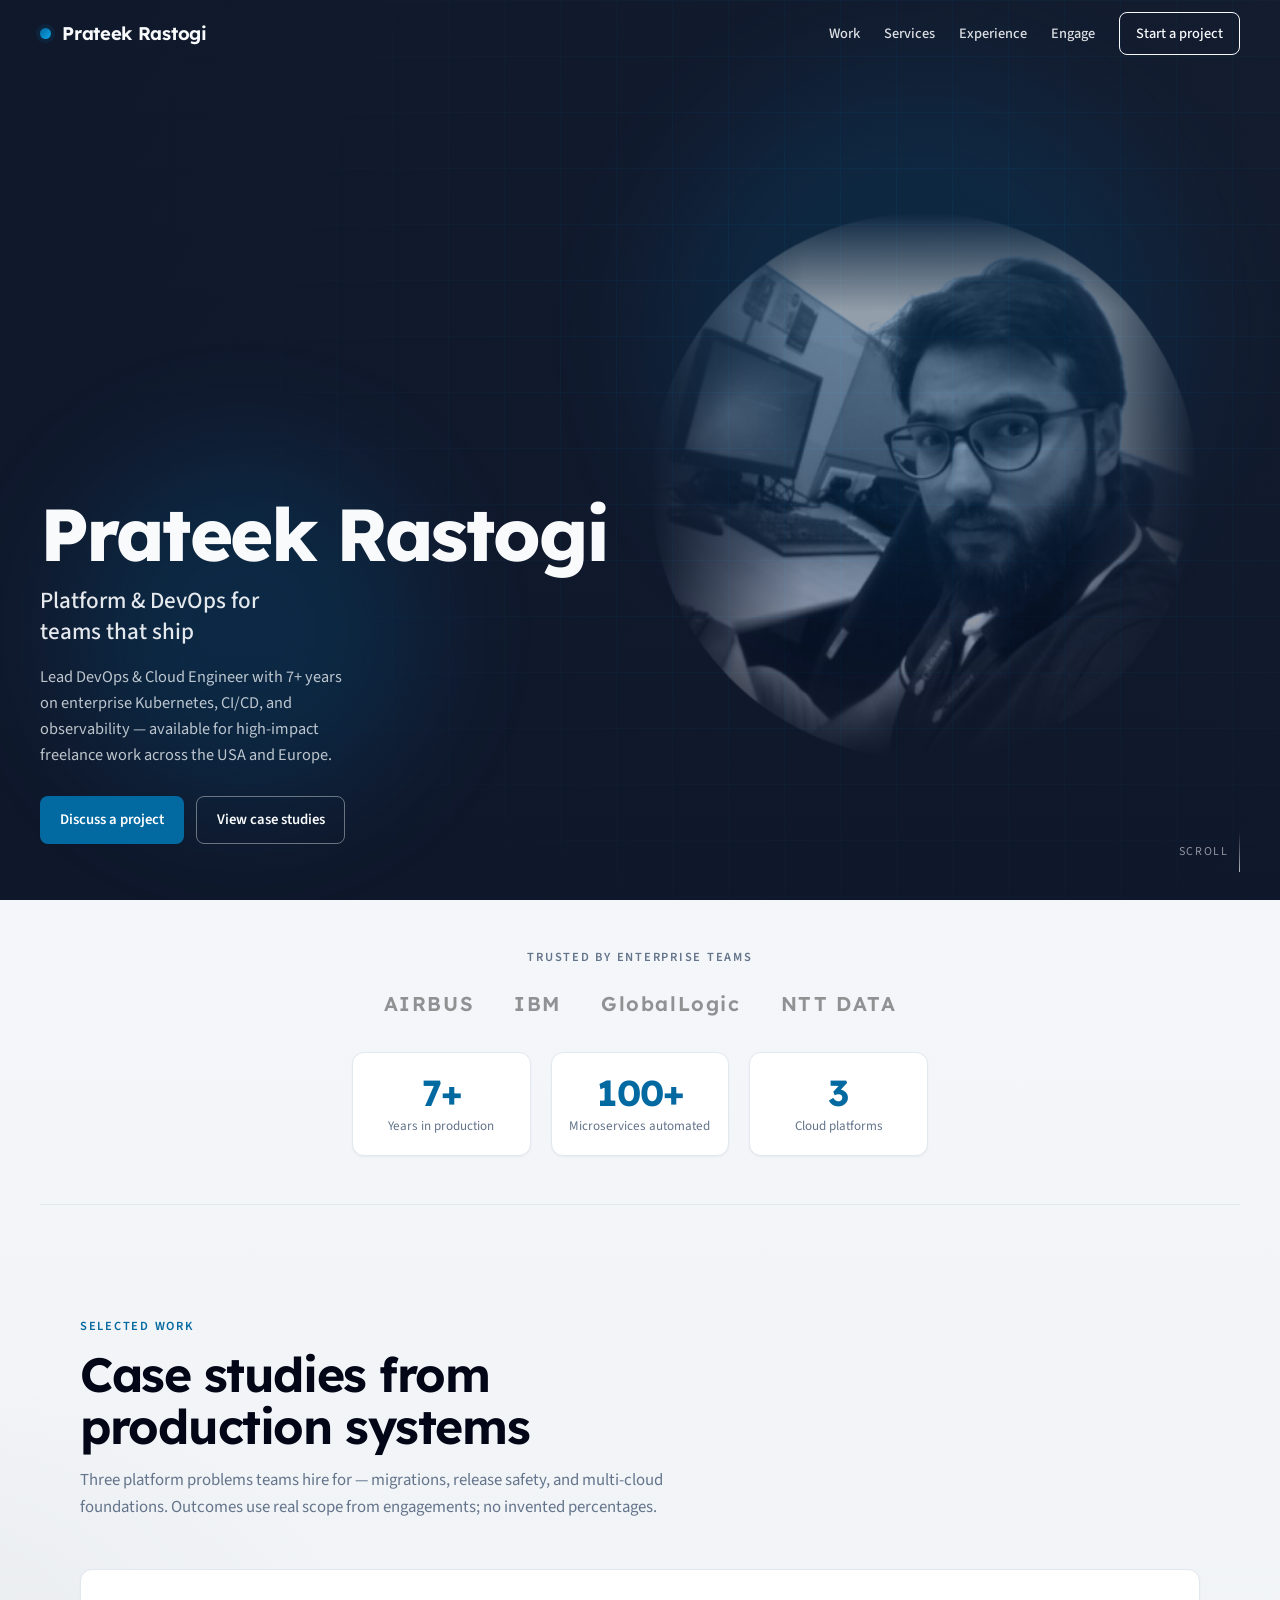
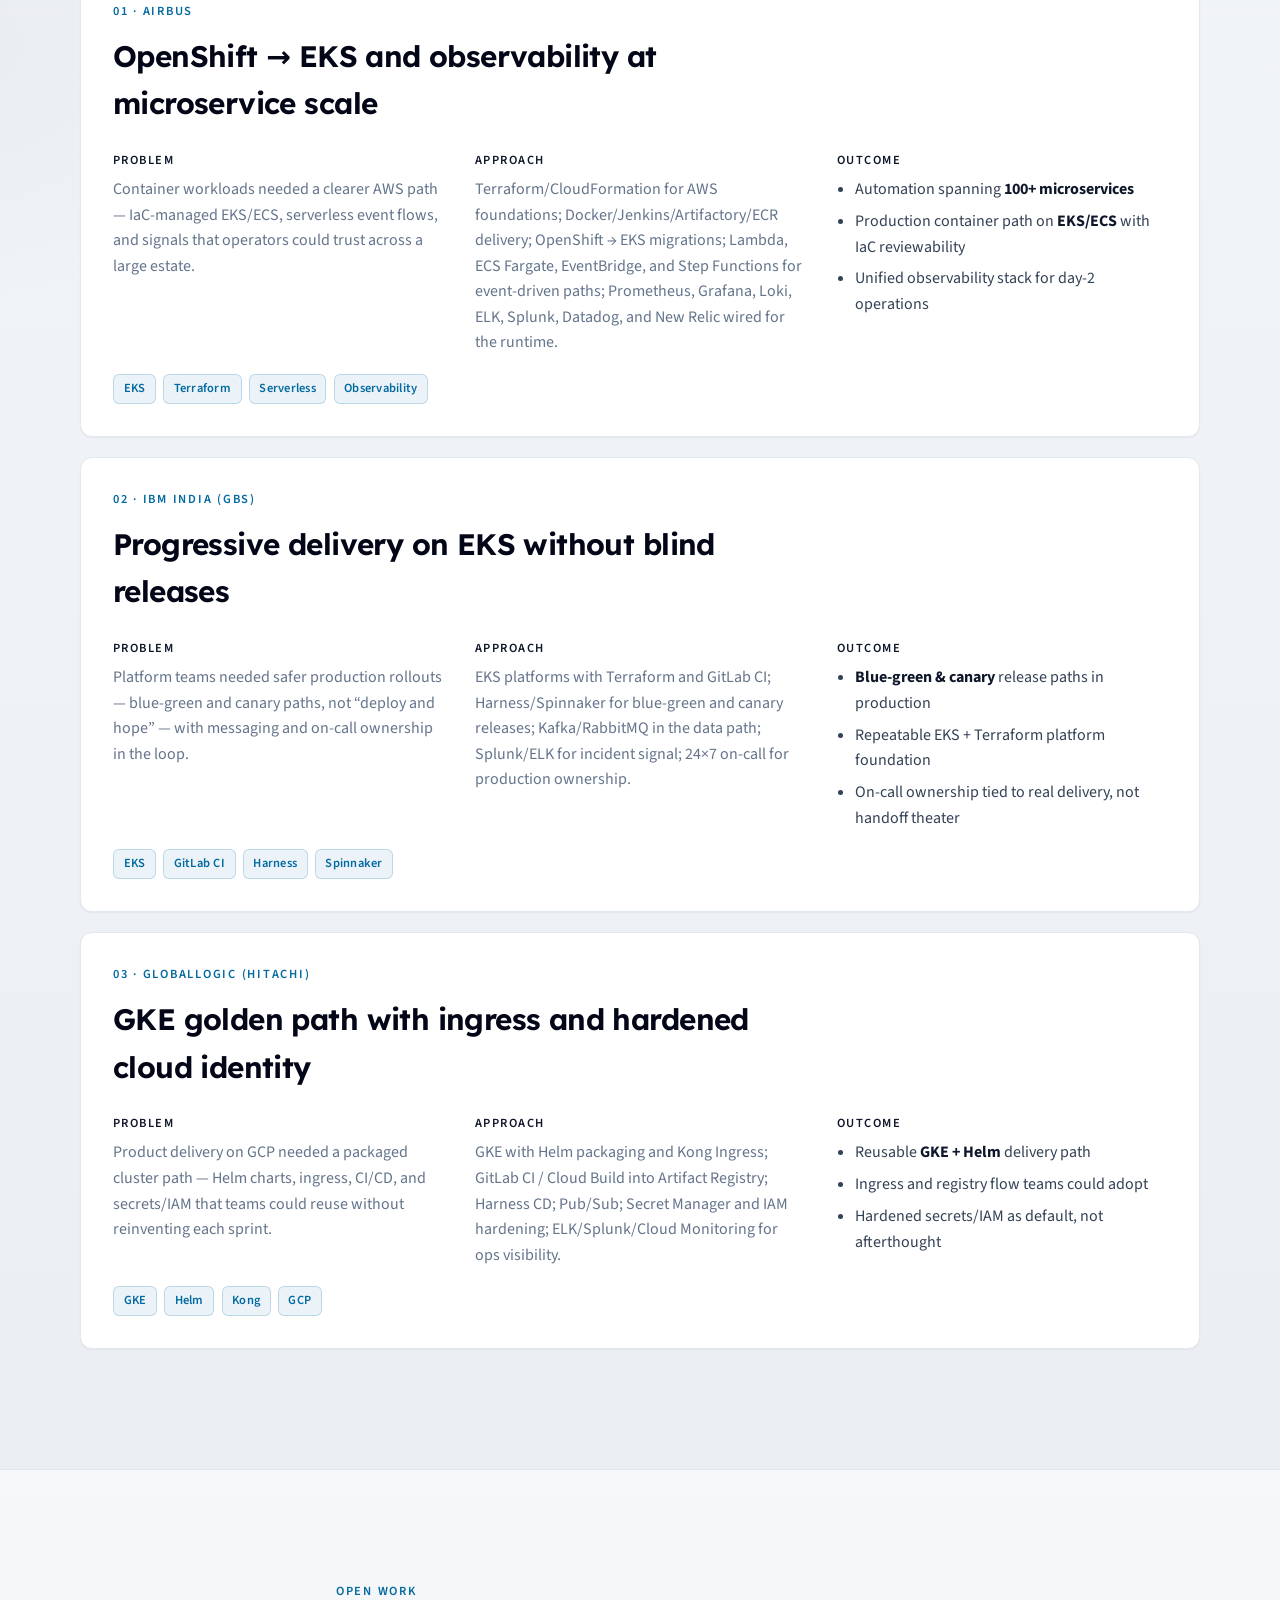
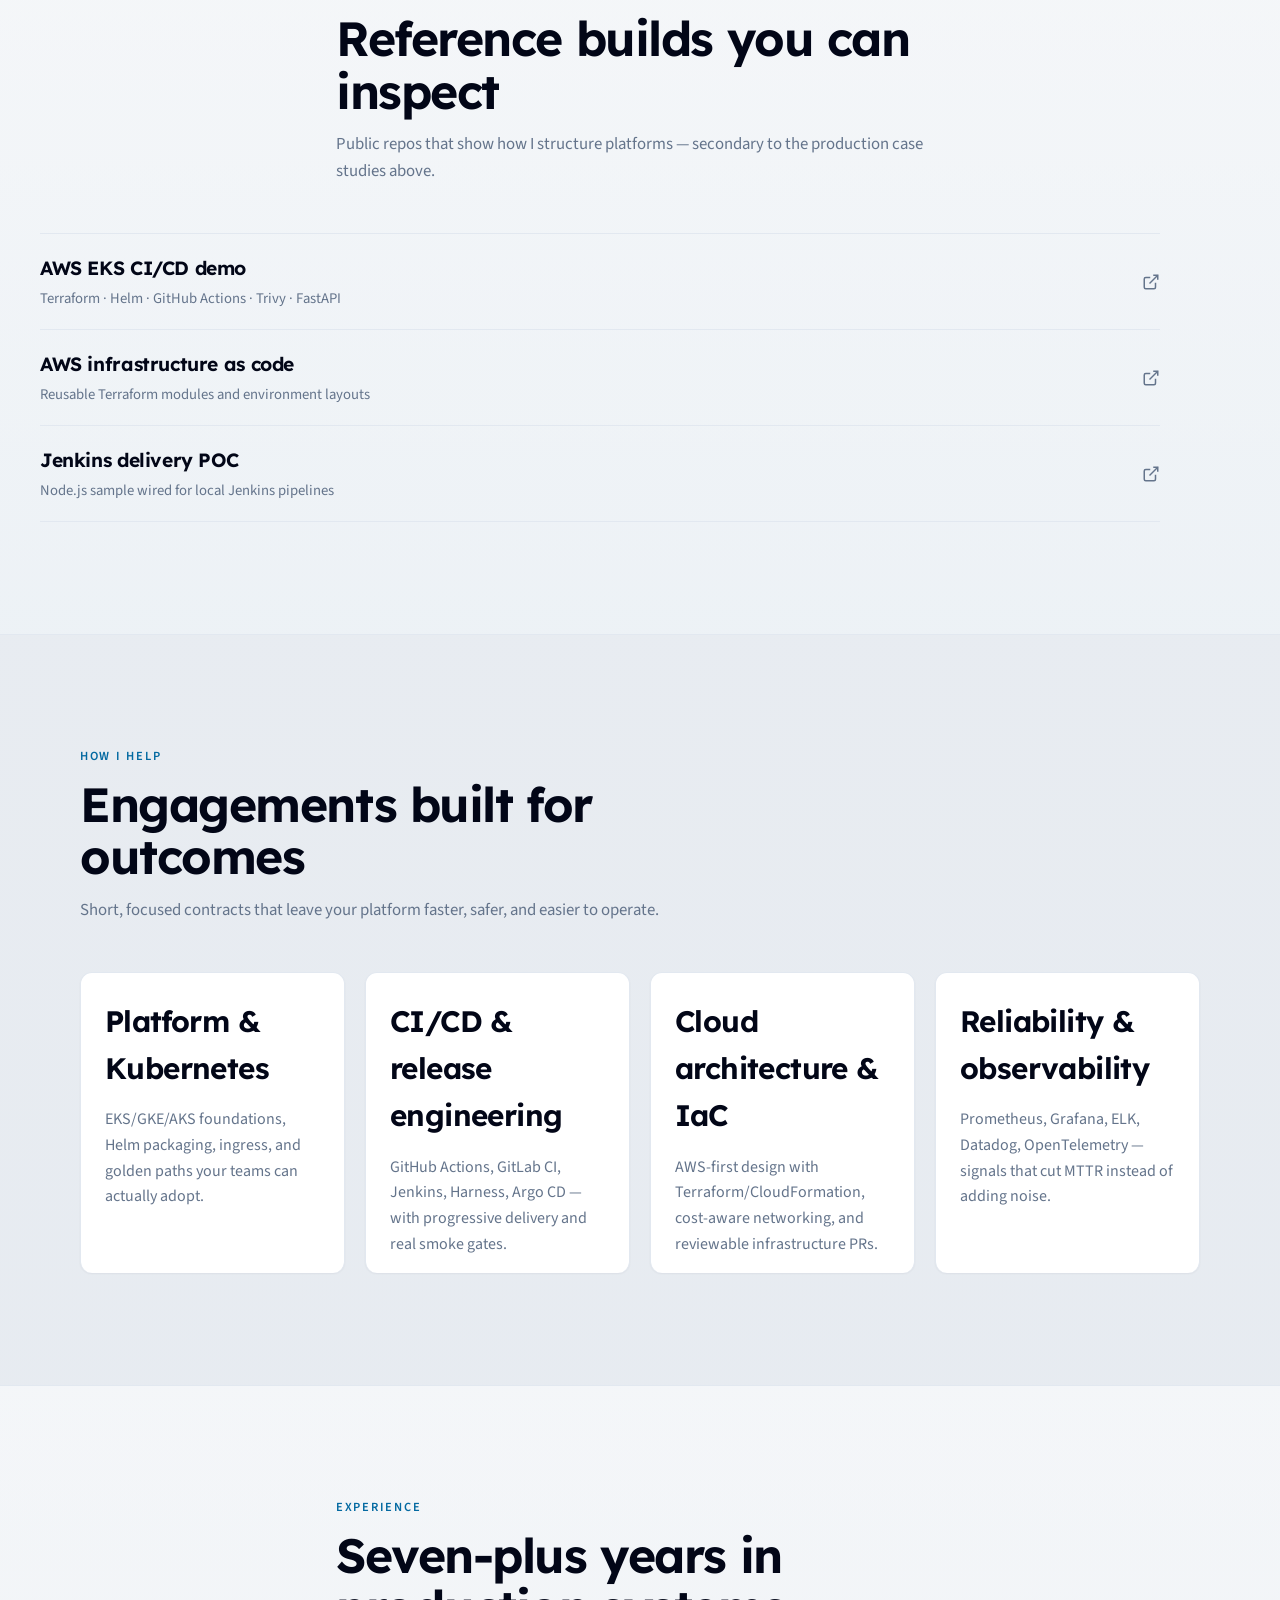
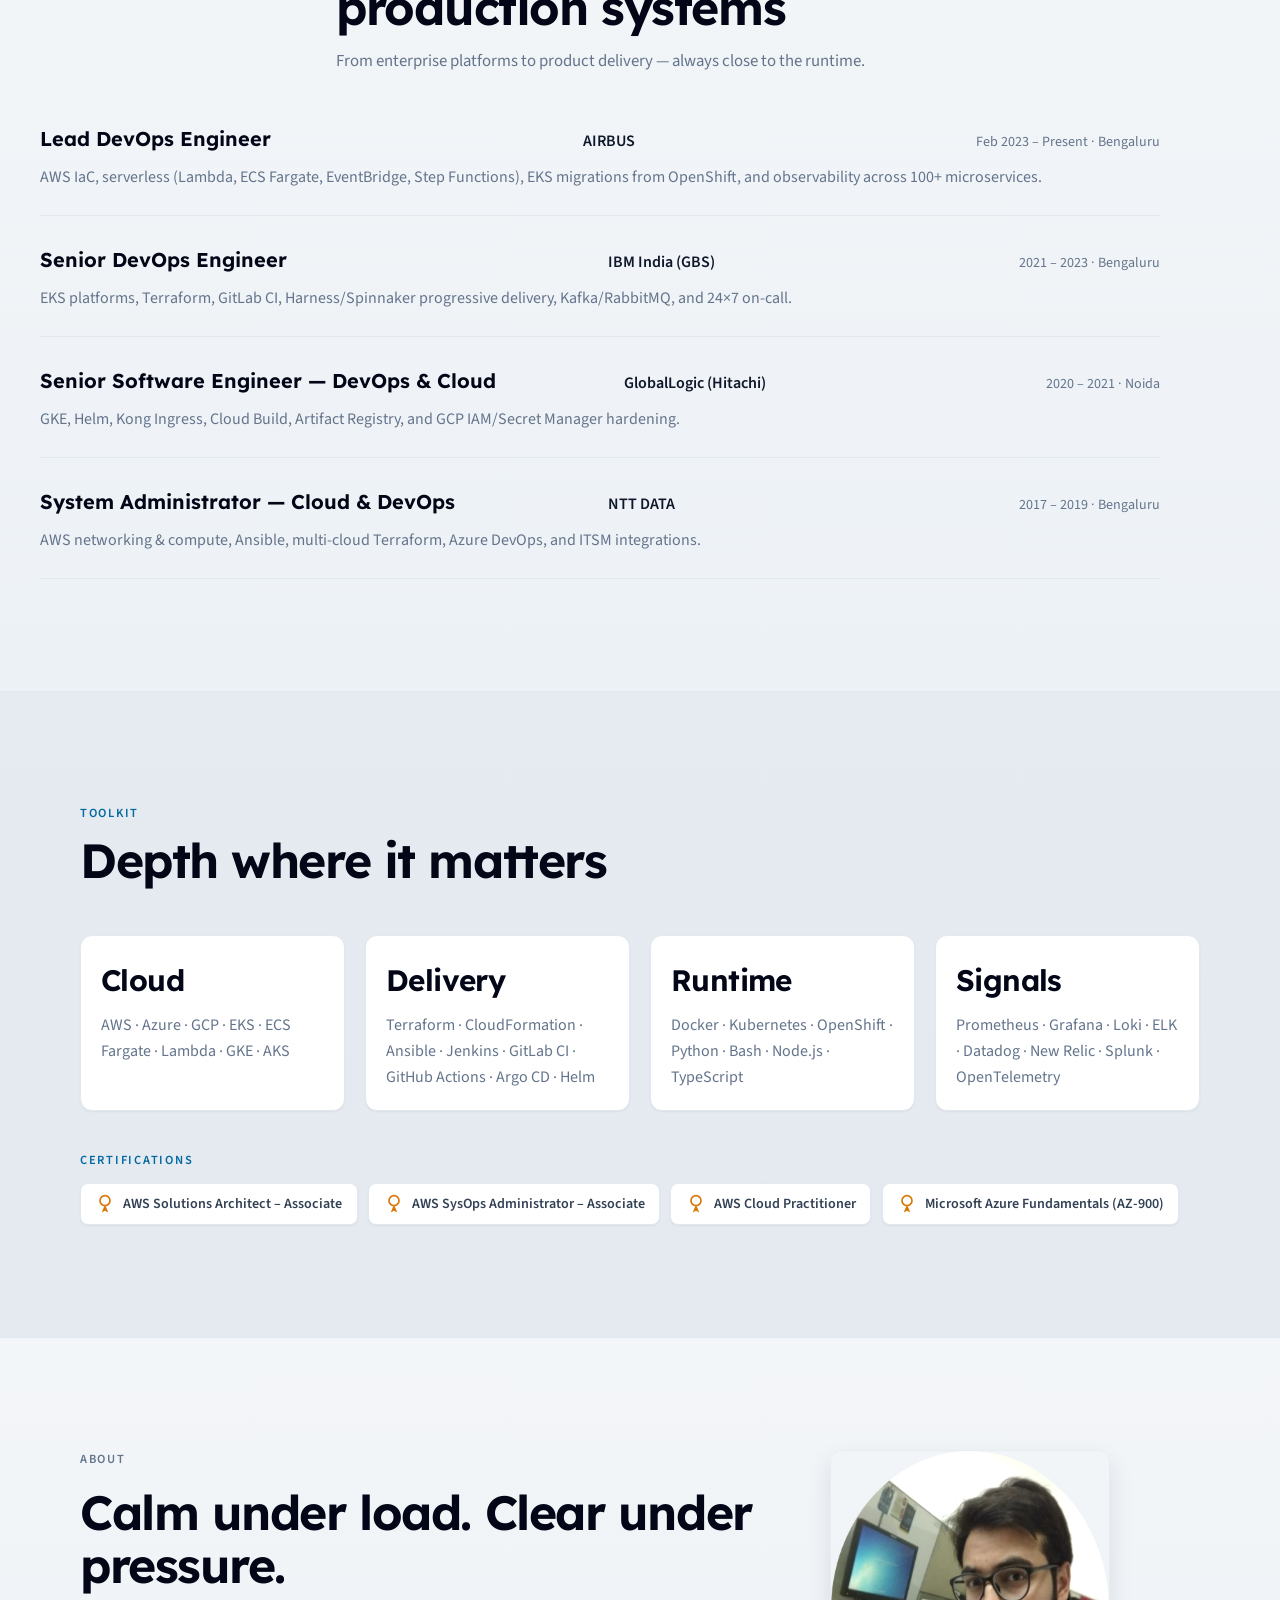
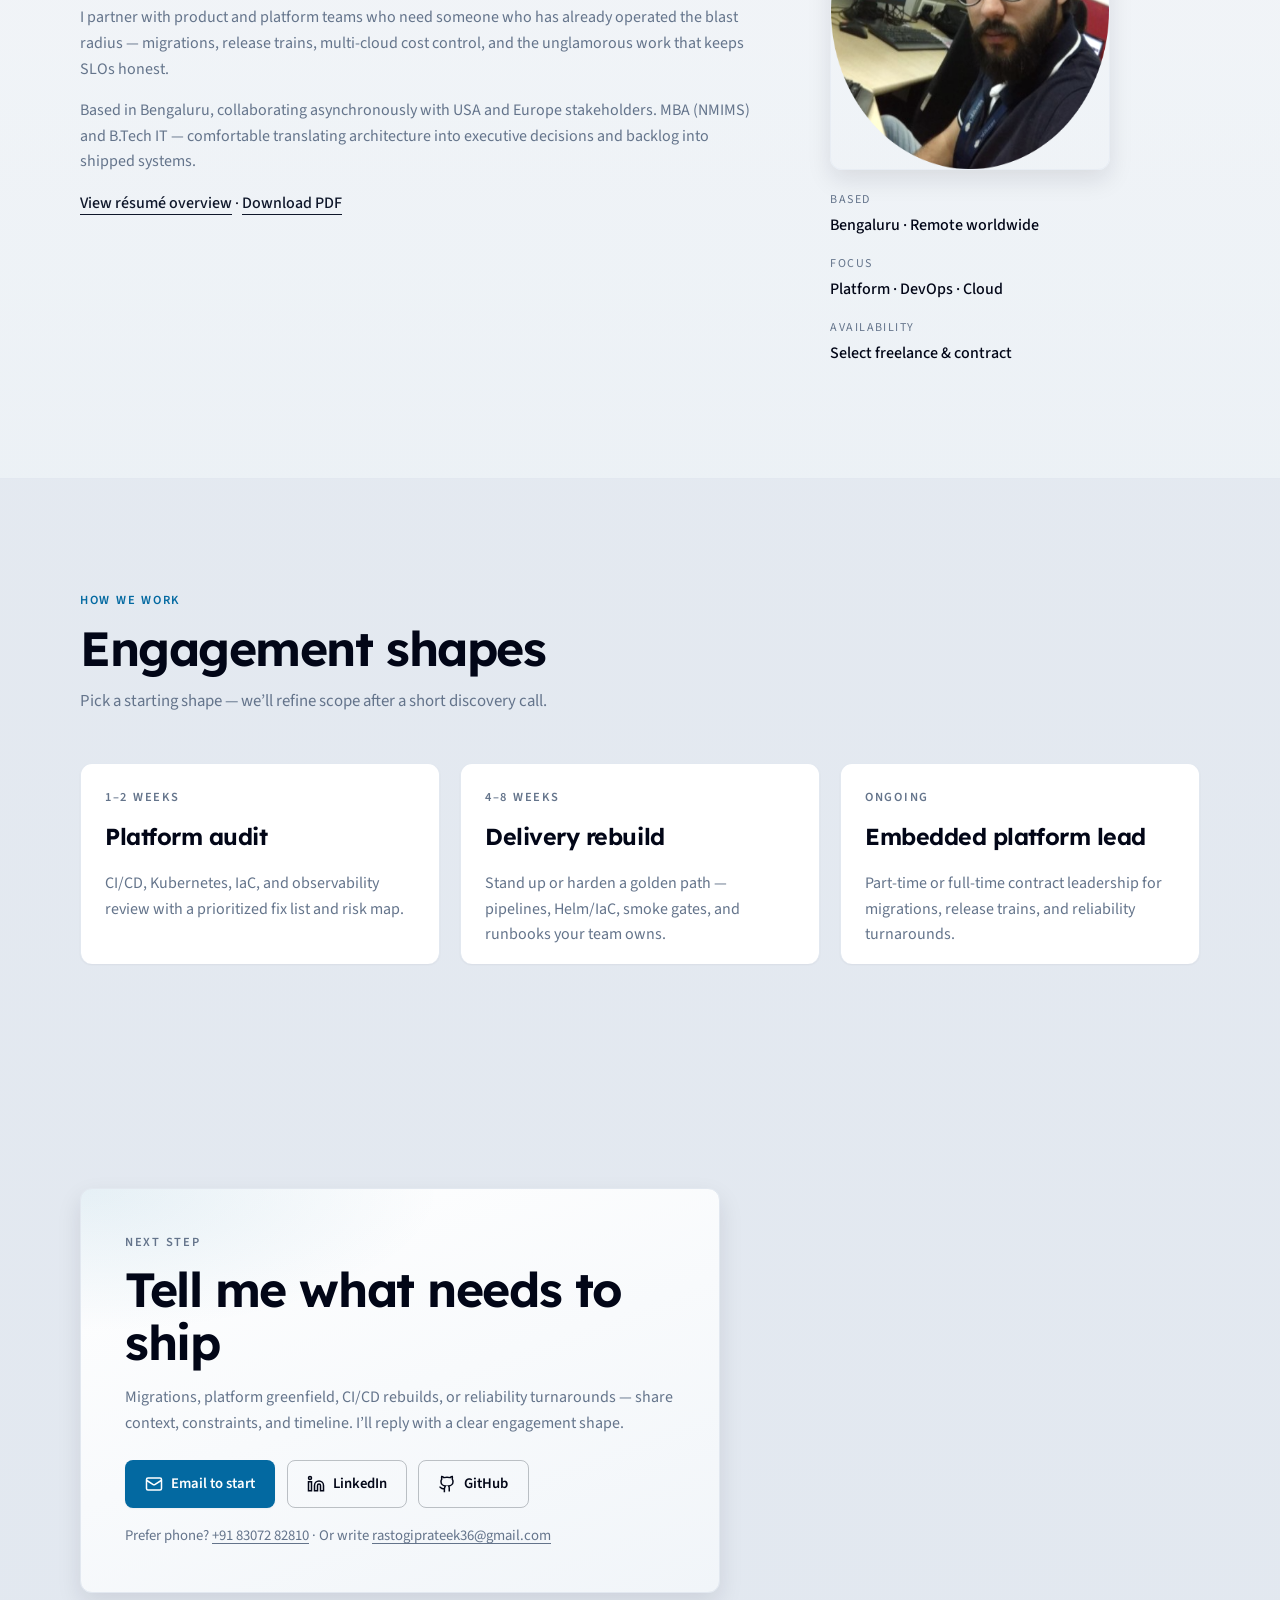
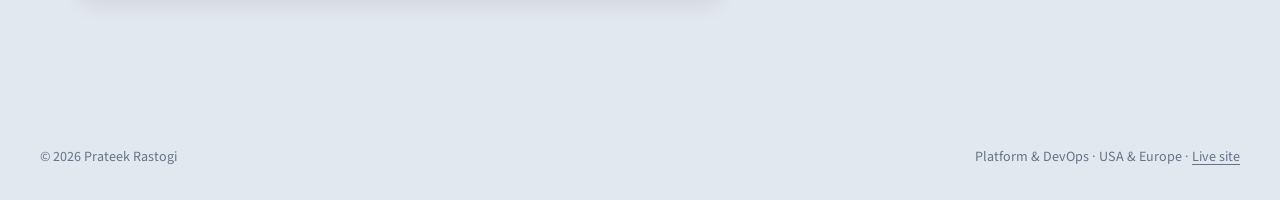
<file: index.html>
<!DOCTYPE html>
<html lang="en">
<head>
  <meta charset="UTF-8" />
  <meta name="viewport" content="width=device-width, initial-scale=1" />
  <meta name="description" content="Prateek Rastogi — Lead DevOps & Platform Engineer. Kubernetes, CI/CD, and cloud reliability for teams across the USA and Europe." />
  <meta name="theme-color" content="#0F172A" />
  <meta property="og:title" content="Prateek Rastogi · Platform & DevOps" />
  <meta property="og:description" content="Freelance Platform & DevOps engineer for high-impact work across the USA and Europe. Kubernetes, CI/CD, observability." />
  <meta property="og:type" content="website" />
  <meta property="og:url" content="https://prateek-devops-portfolio.netlify.app/" />
  <meta property="og:image" content="https://prateek-devops-portfolio.netlify.app/assets/portrait.png" />
  <meta name="twitter:card" content="summary" />
  <meta name="twitter:title" content="Prateek Rastogi · Platform & DevOps" />
  <meta name="twitter:description" content="Platform, CI/CD, and reliability for USA & Europe teams." />
  <meta name="twitter:image" content="https://prateek-devops-portfolio.netlify.app/assets/portrait.png" />
  <link rel="canonical" href="https://prateek-devops-portfolio.netlify.app/" />
  <title>Prateek Rastogi · Platform & DevOps</title>
  <link rel="preconnect" href="https://fonts.googleapis.com" />
  <link rel="preconnect" href="https://fonts.gstatic.com" crossorigin />
  <link href="https://fonts.googleapis.com/css2?family=Lexend:wght@400;500;600;700&family=Source+Sans+3:wght@400;500;600;700&display=swap" rel="stylesheet" />
  <link rel="stylesheet" href="css/styles.css" />
  <link rel="icon" href="assets/portrait.png" type="image/png" />
</head>
<body>
  <a class="skip-link" href="#work">Skip to work</a>

  <header class="site-header" data-header>
    <a class="brand" href="#top" aria-label="Prateek Rastogi home">
      <span class="brand-mark" aria-hidden="true"></span>
      <span class="brand-name">Prateek Rastogi</span>
    </a>
    <nav class="nav" aria-label="Primary">
      <a href="#work">Work</a>
      <a href="#services">Services</a>
      <a href="#experience">Experience</a>
      <a href="#engage">Engage</a>
      <a class="nav-cta" href="#contact">Start a project</a>
    </nav>
    <button class="menu-toggle" type="button" aria-expanded="false" aria-controls="mobile-nav" data-menu-toggle>
      <span class="sr-only">Menu</span>
      <span></span><span></span>
    </button>
  </header>

  <div class="mobile-nav" id="mobile-nav" data-mobile-nav hidden>
    <a href="#work">Work</a>
    <a href="#services">Services</a>
    <a href="#experience">Experience</a>
    <a href="#engage">Engage</a>
    <a href="#contact">Start a project</a>
  </div>

  <main id="top">
    <section class="hero" aria-labelledby="hero-brand">
      <div class="hero-atmosphere" aria-hidden="true">
        <div class="hero-grid"></div>
        <div class="hero-glow hero-glow-a"></div>
        <div class="hero-glow hero-glow-b"></div>
        <div class="hero-photo-plane">
          <img src="assets/portrait.png" alt="" class="hero-photo" width="640" height="640" />
        </div>
      </div>
      <div class="hero-content">
        <p class="hero-brand" id="hero-brand">Prateek Rastogi</p>
        <h1 class="hero-title">Platform &amp; DevOps for teams that ship</h1>
        <p class="hero-lede">
          Lead DevOps &amp; Cloud Engineer with 7+ years on enterprise Kubernetes, CI/CD, and observability —
          available for high-impact freelance work across the USA and Europe.
        </p>
        <div class="hero-actions">
          <a class="btn btn-primary" href="#contact">Discuss a project</a>
          <a class="btn btn-ghost" href="#work">View case studies</a>
        </div>
      </div>
      <div class="hero-scroll" aria-hidden="true">
        <span>Scroll</span>
        <i></i>
      </div>
    </section>

    <section class="section trust" aria-label="Organizations">
      <p class="trust-eyebrow">Trusted by enterprise teams</p>
      <ul class="trust-logos" role="list">
        <li><span class="trust-logo">AIRBUS</span></li>
        <li><span class="trust-logo">IBM</span></li>
        <li><span class="trust-logo">GlobalLogic</span></li>
        <li><span class="trust-logo">NTT DATA</span></li>
      </ul>
      <ul class="hero-metrics" aria-label="Key metrics">
        <li class="metric-card" data-reveal>
          <span class="metric-value">7+</span>
          <span class="metric-label">Years in production</span>
        </li>
        <li class="metric-card" data-reveal>
          <span class="metric-value">100+</span>
          <span class="metric-label">Microservices automated</span>
        </li>
        <li class="metric-card" data-reveal>
          <span class="metric-value">3</span>
          <span class="metric-label">Cloud platforms</span>
        </li>
      </ul>
    </section>

    <section class="section" id="work" aria-labelledby="work-title">
      <div class="section-intro">
        <p class="eyebrow">Selected work</p>
        <h2 id="work-title">Case studies from production systems</h2>
        <p class="section-copy">
          Three platform problems teams hire for — migrations, release safety, and multi-cloud foundations.
          Outcomes use real scope from engagements; no invented percentages.
        </p>
      </div>

      <article class="case case-card" data-reveal>
        <div class="case-header">
          <p class="eyebrow">01 · AIRBUS</p>
          <h3>OpenShift → EKS and observability at microservice scale</h3>
        </div>
        <div class="case-body">
          <div class="case-block">
            <h4>Problem</h4>
            <p>
              Container workloads needed a clearer AWS path — IaC-managed EKS/ECS, serverless event flows,
              and signals that operators could trust across a large estate.
            </p>
          </div>
          <div class="case-block">
            <h4>Approach</h4>
            <p>
              Terraform/CloudFormation for AWS foundations; Docker/Jenkins/Artifactory/ECR delivery;
              OpenShift → EKS migrations; Lambda, ECS Fargate, EventBridge, and Step Functions for event-driven paths;
              Prometheus, Grafana, Loki, ELK, Splunk, Datadog, and New Relic wired for the runtime.
            </p>
          </div>
          <div class="case-block">
            <h4>Outcome</h4>
            <ul class="outcome-list">
              <li>Automation spanning <strong>100+ microservices</strong></li>
              <li>Production container path on <strong>EKS/ECS</strong> with IaC reviewability</li>
              <li>Unified observability stack for day-2 operations</li>
            </ul>
          </div>
        </div>
        <ul class="tag-list">
          <li>EKS</li>
          <li>Terraform</li>
          <li>Serverless</li>
          <li>Observability</li>
        </ul>
      </article>

      <article class="case case-card" data-reveal>
        <div class="case-header">
          <p class="eyebrow">02 · IBM India (GBS)</p>
          <h3>Progressive delivery on EKS without blind releases</h3>
        </div>
        <div class="case-body">
          <div class="case-block">
            <h4>Problem</h4>
            <p>
              Platform teams needed safer production rollouts — blue-green and canary paths, not
              “deploy and hope” — with messaging and on-call ownership in the loop.
            </p>
          </div>
          <div class="case-block">
            <h4>Approach</h4>
            <p>
              EKS platforms with Terraform and GitLab CI; Harness/Spinnaker for blue-green and canary releases;
              Kafka/RabbitMQ in the data path; Splunk/ELK for incident signal; 24×7 on-call for production ownership.
            </p>
          </div>
          <div class="case-block">
            <h4>Outcome</h4>
            <ul class="outcome-list">
              <li><strong>Blue-green &amp; canary</strong> release paths in production</li>
              <li>Repeatable EKS + Terraform platform foundation</li>
              <li>On-call ownership tied to real delivery, not handoff theater</li>
            </ul>
          </div>
        </div>
        <ul class="tag-list">
          <li>EKS</li>
          <li>GitLab CI</li>
          <li>Harness</li>
          <li>Spinnaker</li>
        </ul>
      </article>

      <article class="case case-card" data-reveal>
        <div class="case-header">
          <p class="eyebrow">03 · GlobalLogic (Hitachi)</p>
          <h3>GKE golden path with ingress and hardened cloud identity</h3>
        </div>
        <div class="case-body">
          <div class="case-block">
            <h4>Problem</h4>
            <p>
              Product delivery on GCP needed a packaged cluster path — Helm charts, ingress, CI/CD,
              and secrets/IAM that teams could reuse without reinventing each sprint.
            </p>
          </div>
          <div class="case-block">
            <h4>Approach</h4>
            <p>
              GKE with Helm packaging and Kong Ingress; GitLab CI / Cloud Build into Artifact Registry;
              Harness CD; Pub/Sub; Secret Manager and IAM hardening; ELK/Splunk/Cloud Monitoring for ops visibility.
            </p>
          </div>
          <div class="case-block">
            <h4>Outcome</h4>
            <ul class="outcome-list">
              <li>Reusable <strong>GKE + Helm</strong> delivery path</li>
              <li>Ingress and registry flow teams could adopt</li>
              <li>Hardened secrets/IAM as default, not afterthought</li>
            </ul>
          </div>
        </div>
        <ul class="tag-list">
          <li>GKE</li>
          <li>Helm</li>
          <li>Kong</li>
          <li>GCP</li>
        </ul>
      </article>
    </section>

    <section class="section section-alt" id="labs" aria-labelledby="labs-title">
      <div class="section-intro">
        <p class="eyebrow">Open work</p>
        <h2 id="labs-title">Reference builds you can inspect</h2>
        <p class="section-copy">Public repos that show how I structure platforms — secondary to the production case studies above.</p>
      </div>
      <ul class="labs-list">
        <li data-reveal>
          <a href="https://github.com/Prat0487/CICD-Demo" target="_blank" rel="noopener">
            <span class="labs-name">AWS EKS CI/CD demo</span>
            <span class="labs-desc">Terraform · Helm · GitHub Actions · Trivy · FastAPI</span>
            <svg class="icon-external" width="18" height="18" viewBox="0 0 24 24" fill="none" stroke="currentColor" stroke-width="2" aria-hidden="true"><path d="M18 13v6a2 2 0 0 1-2 2H5a2 2 0 0 1-2-2V8a2 2 0 0 1 2-2h6"/><polyline points="15 3 21 3 21 9"/><line x1="10" y1="14" x2="21" y2="3"/></svg>
          </a>
        </li>
        <li data-reveal>
          <a href="https://github.com/Prat0487/aws-infra" target="_blank" rel="noopener">
            <span class="labs-name">AWS infrastructure as code</span>
            <span class="labs-desc">Reusable Terraform modules and environment layouts</span>
            <svg class="icon-external" width="18" height="18" viewBox="0 0 24 24" fill="none" stroke="currentColor" stroke-width="2" aria-hidden="true"><path d="M18 13v6a2 2 0 0 1-2 2H5a2 2 0 0 1-2-2V8a2 2 0 0 1 2-2h6"/><polyline points="15 3 21 3 21 9"/><line x1="10" y1="14" x2="21" y2="3"/></svg>
          </a>
        </li>
        <li data-reveal>
          <a href="https://github.com/Prat0487/sample-nodejs-app" target="_blank" rel="noopener">
            <span class="labs-name">Jenkins delivery POC</span>
            <span class="labs-desc">Node.js sample wired for local Jenkins pipelines</span>
            <svg class="icon-external" width="18" height="18" viewBox="0 0 24 24" fill="none" stroke="currentColor" stroke-width="2" aria-hidden="true"><path d="M18 13v6a2 2 0 0 1-2 2H5a2 2 0 0 1-2-2V8a2 2 0 0 1 2-2h6"/><polyline points="15 3 21 3 21 9"/><line x1="10" y1="14" x2="21" y2="3"/></svg>
          </a>
        </li>
      </ul>
    </section>

    <section class="section" id="services" aria-labelledby="services-title">
      <div class="section-intro">
        <p class="eyebrow">How I help</p>
        <h2 id="services-title">Engagements built for outcomes</h2>
        <p class="section-copy">Short, focused contracts that leave your platform faster, safer, and easier to operate.</p>
      </div>
      <div class="services">
        <article class="service-card" data-reveal>
          <h3>Platform &amp; Kubernetes</h3>
          <p>EKS/GKE/AKS foundations, Helm packaging, ingress, and golden paths your teams can actually adopt.</p>
        </article>
        <article class="service-card" data-reveal>
          <h3>CI/CD &amp; release engineering</h3>
          <p>GitHub Actions, GitLab CI, Jenkins, Harness, Argo CD — with progressive delivery and real smoke gates.</p>
        </article>
        <article class="service-card" data-reveal>
          <h3>Cloud architecture &amp; IaC</h3>
          <p>AWS-first design with Terraform/CloudFormation, cost-aware networking, and reviewable infrastructure PRs.</p>
        </article>
        <article class="service-card" data-reveal>
          <h3>Reliability &amp; observability</h3>
          <p>Prometheus, Grafana, ELK, Datadog, OpenTelemetry — signals that cut MTTR instead of adding noise.</p>
        </article>
      </div>
    </section>

    <section class="section section-alt" id="experience" aria-labelledby="experience-title">
      <div class="section-intro">
        <p class="eyebrow">Experience</p>
        <h2 id="experience-title">Seven-plus years in production systems</h2>
        <p class="section-copy">From enterprise platforms to product delivery — always close to the runtime.</p>
      </div>
      <ol class="timeline">
        <li data-reveal>
          <div class="timeline-meta">
            <span class="timeline-role">Lead DevOps Engineer</span>
            <span class="timeline-org">AIRBUS</span>
            <span class="timeline-dates">Feb 2023 – Present · Bengaluru</span>
          </div>
          <p>
            AWS IaC, serverless (Lambda, ECS Fargate, EventBridge, Step Functions), EKS migrations from OpenShift,
            and observability across 100+ microservices.
          </p>
        </li>
        <li data-reveal>
          <div class="timeline-meta">
            <span class="timeline-role">Senior DevOps Engineer</span>
            <span class="timeline-org">IBM India (GBS)</span>
            <span class="timeline-dates">2021 – 2023 · Bengaluru</span>
          </div>
          <p>EKS platforms, Terraform, GitLab CI, Harness/Spinnaker progressive delivery, Kafka/RabbitMQ, and 24×7 on-call.</p>
        </li>
        <li data-reveal>
          <div class="timeline-meta">
            <span class="timeline-role">Senior Software Engineer — DevOps &amp; Cloud</span>
            <span class="timeline-org">GlobalLogic (Hitachi)</span>
            <span class="timeline-dates">2020 – 2021 · Noida</span>
          </div>
          <p>GKE, Helm, Kong Ingress, Cloud Build, Artifact Registry, and GCP IAM/Secret Manager hardening.</p>
        </li>
        <li data-reveal>
          <div class="timeline-meta">
            <span class="timeline-role">System Administrator — Cloud &amp; DevOps</span>
            <span class="timeline-org">NTT DATA</span>
            <span class="timeline-dates">2017 – 2019 · Bengaluru</span>
          </div>
          <p>AWS networking &amp; compute, Ansible, multi-cloud Terraform, Azure DevOps, and ITSM integrations.</p>
        </li>
      </ol>
    </section>

    <section class="section" id="stack" aria-labelledby="stack-title">
      <div class="section-intro">
        <p class="eyebrow">Toolkit</p>
        <h2 id="stack-title">Depth where it matters</h2>
      </div>
      <div class="stack-groups">
        <div data-reveal>
          <h3>Cloud</h3>
          <p>AWS · Azure · GCP · EKS · ECS Fargate · Lambda · GKE · AKS</p>
        </div>
        <div data-reveal>
          <h3>Delivery</h3>
          <p>Terraform · CloudFormation · Ansible · Jenkins · GitLab CI · GitHub Actions · Argo CD · Helm</p>
        </div>
        <div data-reveal>
          <h3>Runtime</h3>
          <p>Docker · Kubernetes · OpenShift · Python · Bash · Node.js · TypeScript</p>
        </div>
        <div data-reveal>
          <h3>Signals</h3>
          <p>Prometheus · Grafana · Loki · ELK · Datadog · New Relic · Splunk · OpenTelemetry</p>
        </div>
      </div>
      <div class="certs" data-reveal>
        <p class="eyebrow">Certifications</p>
        <ul class="cert-badges" role="list">
          <li class="cert-badge">
            <svg width="20" height="20" viewBox="0 0 24 24" fill="none" stroke="currentColor" stroke-width="2" aria-hidden="true"><path d="M12 15l-2 5 2-1 2 1-2-5"/><circle cx="12" cy="8" r="6"/></svg>
            AWS Solutions Architect – Associate
          </li>
          <li class="cert-badge">
            <svg width="20" height="20" viewBox="0 0 24 24" fill="none" stroke="currentColor" stroke-width="2" aria-hidden="true"><path d="M12 15l-2 5 2-1 2 1-2-5"/><circle cx="12" cy="8" r="6"/></svg>
            AWS SysOps Administrator – Associate
          </li>
          <li class="cert-badge">
            <svg width="20" height="20" viewBox="0 0 24 24" fill="none" stroke="currentColor" stroke-width="2" aria-hidden="true"><path d="M12 15l-2 5 2-1 2 1-2-5"/><circle cx="12" cy="8" r="6"/></svg>
            AWS Cloud Practitioner
          </li>
          <li class="cert-badge">
            <svg width="20" height="20" viewBox="0 0 24 24" fill="none" stroke="currentColor" stroke-width="2" aria-hidden="true"><path d="M12 15l-2 5 2-1 2 1-2-5"/><circle cx="12" cy="8" r="6"/></svg>
            Microsoft Azure Fundamentals (AZ-900)
          </li>
        </ul>
      </div>
    </section>

    <section class="section section-alt" id="about" aria-labelledby="about-title">
      <div class="about-layout">
        <div class="about-copy" data-reveal>
          <p class="eyebrow">About</p>
          <h2 id="about-title">Calm under load. Clear under pressure.</h2>
          <p>
            I partner with product and platform teams who need someone who has already operated the blast radius —
            migrations, release trains, multi-cloud cost control, and the unglamorous work that keeps SLOs honest.
          </p>
          <p>
            Based in Bengaluru, collaborating asynchronously with USA and Europe stakeholders. MBA (NMIMS) and
            B.Tech IT — comfortable translating architecture into executive decisions and backlog into shipped systems.
          </p>
          <a class="text-link" href="resume/">View résumé overview</a>
          <span aria-hidden="true"> · </span>
          <a class="text-link" href="resume/Prateek_Rastogi_Senior_Devops.pdf">Download PDF</a>
        </div>
        <aside class="about-panel" data-reveal>
          <img src="assets/portrait.png" alt="Portrait of Prateek Rastogi" width="320" height="320" />
          <dl>
            <div>
              <dt>Based</dt>
              <dd>Bengaluru · Remote worldwide</dd>
            </div>
            <div>
              <dt>Focus</dt>
              <dd>Platform · DevOps · Cloud</dd>
            </div>
            <div>
              <dt>Availability</dt>
              <dd>Select freelance &amp; contract</dd>
            </div>
          </dl>
        </aside>
      </div>
    </section>

    <section class="section" id="engage" aria-labelledby="engage-title">
      <div class="section-intro">
        <p class="eyebrow">How we work</p>
        <h2 id="engage-title">Engagement shapes</h2>
        <p class="section-copy">Pick a starting shape — we’ll refine scope after a short discovery call.</p>
      </div>
      <div class="engage-grid">
        <article class="engage-card" data-reveal>
          <p class="eyebrow">1–2 weeks</p>
          <h3>Platform audit</h3>
          <p>CI/CD, Kubernetes, IaC, and observability review with a prioritized fix list and risk map.</p>
        </article>
        <article class="engage-card" data-reveal>
          <p class="eyebrow">4–8 weeks</p>
          <h3>Delivery rebuild</h3>
          <p>Stand up or harden a golden path — pipelines, Helm/IaC, smoke gates, and runbooks your team owns.</p>
        </article>
        <article class="engage-card" data-reveal>
          <p class="eyebrow">Ongoing</p>
          <h3>Embedded platform lead</h3>
          <p>Part-time or full-time contract leadership for migrations, release trains, and reliability turnarounds.</p>
        </article>
      </div>
    </section>

    <section class="section contact" id="contact" aria-labelledby="contact-title">
      <div class="contact-panel" data-reveal>
        <p class="eyebrow">Next step</p>
        <h2 id="contact-title">Tell me what needs to ship</h2>
        <p>
          Migrations, platform greenfield, CI/CD rebuilds, or reliability turnarounds —
          share context, constraints, and timeline. I’ll reply with a clear engagement shape.
        </p>
        <div class="contact-actions">
          <a class="btn btn-primary" href="mailto:rastogiprateek36@gmail.com?subject=Platform%20%2F%20DevOps%20engagement">
            <svg width="18" height="18" viewBox="0 0 24 24" fill="none" stroke="currentColor" stroke-width="2" aria-hidden="true"><rect x="2" y="4" width="20" height="16" rx="2"/><path d="m22 7-8.97 5.7a1.94 1.94 0 0 1-2.06 0L2 7"/></svg>
            Email to start
          </a>
          <a class="btn btn-ghost" href="https://linkedin.com/in/prateekdevops" target="_blank" rel="noopener">
            <svg width="18" height="18" viewBox="0 0 24 24" fill="none" stroke="currentColor" stroke-width="2" aria-hidden="true"><path d="M16 8a6 6 0 0 1 6 6v7h-4v-7a2 2 0 0 0-4 0v7h-4v-7a6 6 0 0 1 6-6z"/><rect x="2" y="9" width="4" height="12"/><circle cx="4" cy="4" r="2"/></svg>
            LinkedIn
          </a>
          <a class="btn btn-ghost" href="https://github.com/Prat0487" target="_blank" rel="noopener">
            <svg width="18" height="18" viewBox="0 0 24 24" fill="none" stroke="currentColor" stroke-width="2" aria-hidden="true"><path d="M15 22v-4a4.8 4.8 0 0 0-1-3.5c3 0 6-2 6-5.5.08-1.25-.27-2.48-1-3.5.28-1.15.28-2.35 0-3.5 0 0-1 0-3 1.5-2.64-.5-5.36-.5-8 0C6 2 5 2 5 2c-.3 1.15-.3 2.35 0 3.5A5.4 5.4 0 0 0 4 9c0 3.5 3 5.5 6 5.5-.39.49-.68 1.05-.85 1.65S8.5 17.5 8.5 19v4"/><path d="M9 18c-4.51 2-5-2-7-2"/></svg>
            GitHub
          </a>
        </div>
        <p class="contact-note">
          Prefer phone? <a href="tel:+918307282810">+91 83072 82810</a>
          · Or write <a href="mailto:rastogiprateek36@gmail.com">rastogiprateek36@gmail.com</a>
        </p>
      </div>
    </section>
  </main>

  <footer class="site-footer">
    <p>© <span data-year></span> Prateek Rastogi</p>
    <p>Platform &amp; DevOps · USA &amp; Europe · <a href="https://prateek-devops-portfolio.netlify.app/">Live site</a></p>
  </footer>

  <script src="js/main.js" defer></script>
</body>
</html>
</file>
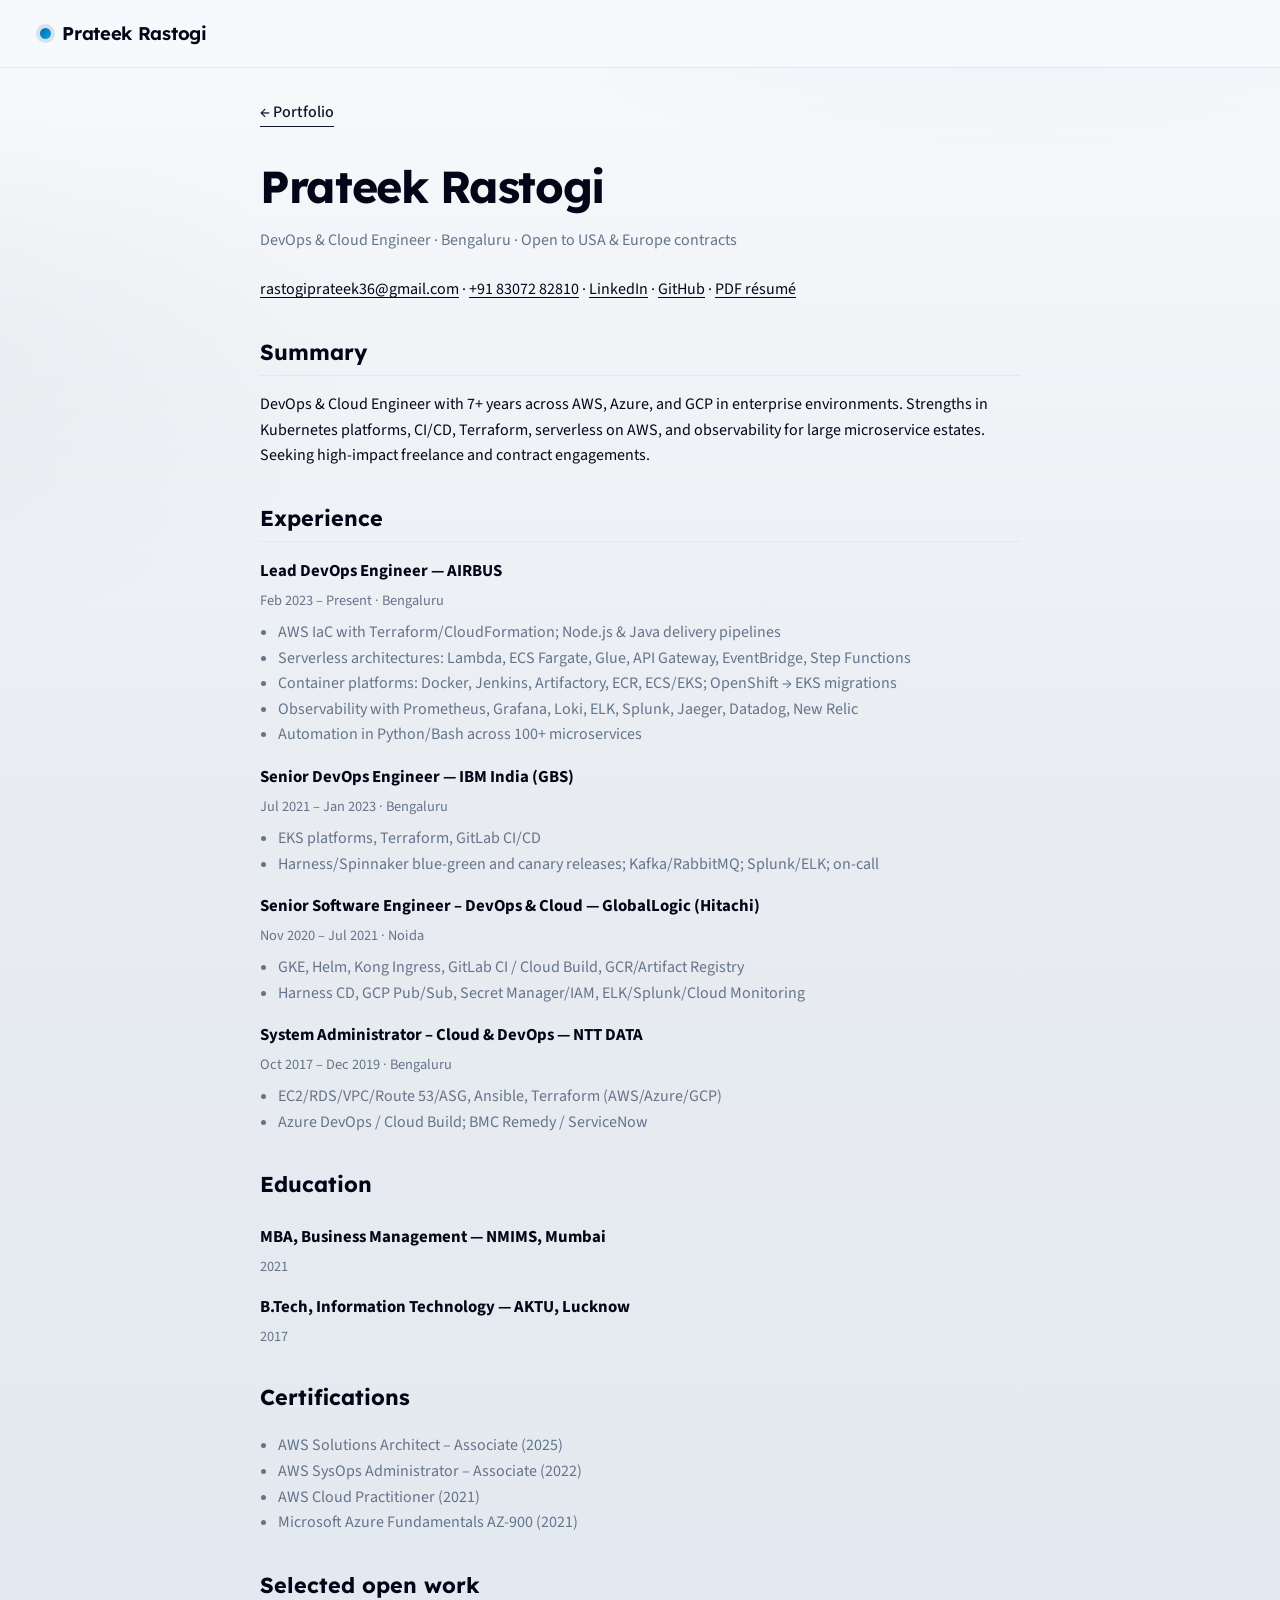
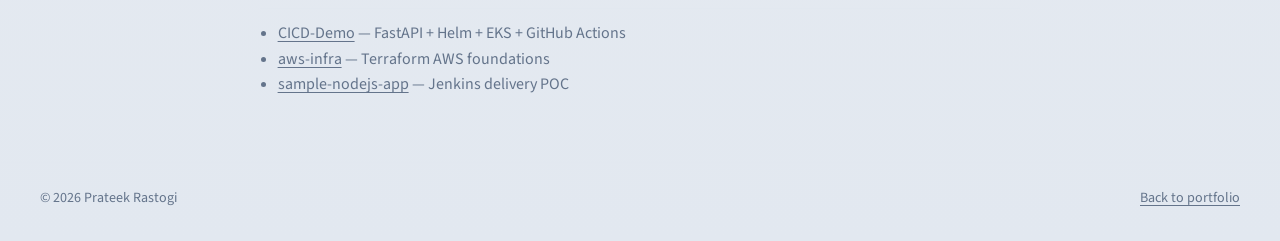
<file: resume/index.html>
<!DOCTYPE html>
<html lang="en">
<head>
  <meta charset="UTF-8" />
  <meta name="viewport" content="width=device-width, initial-scale=1" />
  <title>Résumé · Prateek Rastogi</title>
  <link rel="preconnect" href="https://fonts.googleapis.com" />
  <link rel="preconnect" href="https://fonts.gstatic.com" crossorigin />
  <link href="https://fonts.googleapis.com/css2?family=Lexend:wght@400;500;600;700&family=Source+Sans+3:wght@400;500;600;700&display=swap" rel="stylesheet" />
  <link rel="stylesheet" href="../css/styles.css" />
  <style>
    .resume {
      max-width: 800px;
      margin: 0 auto;
      padding: calc(var(--header-h) + 2rem) 1.25rem 4rem;
    }
    .resume h1 {
      font-family: var(--font-display);
      font-size: clamp(2rem, 5vw, 2.8rem);
      margin: 0 0 0.35rem;
      letter-spacing: -0.03em;
    }
    .resume .lede { color: var(--muted); margin: 0 0 1.5rem; }
    .resume h2 {
      font-family: var(--font-display);
      font-size: 1.35rem;
      margin: 2rem 0 0.75rem;
      border-bottom: 1px solid var(--line);
      padding-bottom: 0.35rem;
    }
    .resume h3 { margin: 1rem 0 0.25rem; font-size: 1.05rem; }
    .resume .meta { color: var(--muted); font-size: 0.9rem; margin: 0 0 0.5rem; }
    .resume ul { margin: 0.35rem 0 0; padding-left: 1.1rem; color: var(--muted); }
    .resume .back { display: inline-block; margin-bottom: 1.5rem; }
    @media print {
      .site-header, .site-footer, .back { display: none !important; }
      .resume { padding-top: 0; }
      body { background: white; }
    }
  </style>
</head>
<body>
  <header class="site-header is-scrolled">
    <a class="brand" href="../">
      <span class="brand-mark" aria-hidden="true"></span>
      <span class="brand-name">Prateek Rastogi</span>
    </a>
  </header>

  <main class="resume">
    <a class="back text-link" href="../">← Portfolio</a>
    <h1>Prateek Rastogi</h1>
    <p class="lede">DevOps &amp; Cloud Engineer · Bengaluru · Open to USA &amp; Europe contracts</p>
    <p>
      <a href="mailto:rastogiprateek36@gmail.com">rastogiprateek36@gmail.com</a> ·
      <a href="tel:+918307282810">+91 83072 82810</a> ·
      <a href="https://linkedin.com/in/prateekdevops">LinkedIn</a> ·
      <a href="https://github.com/Prat0487">GitHub</a> ·
      <a href="Prateek_Rastogi_Senior_Devops.pdf">PDF résumé</a>
    </p>

    <h2>Summary</h2>
    <p>
      DevOps &amp; Cloud Engineer with 7+ years across AWS, Azure, and GCP in enterprise environments.
      Strengths in Kubernetes platforms, CI/CD, Terraform, serverless on AWS, and observability
      for large microservice estates. Seeking high-impact freelance and contract engagements.
    </p>

    <h2>Experience</h2>

    <h3>Lead DevOps Engineer — AIRBUS</h3>
    <p class="meta">Feb 2023 – Present · Bengaluru</p>
    <ul>
      <li>AWS IaC with Terraform/CloudFormation; Node.js &amp; Java delivery pipelines</li>
      <li>Serverless architectures: Lambda, ECS Fargate, Glue, API Gateway, EventBridge, Step Functions</li>
      <li>Container platforms: Docker, Jenkins, Artifactory, ECR, ECS/EKS; OpenShift → EKS migrations</li>
      <li>Observability with Prometheus, Grafana, Loki, ELK, Splunk, Jaeger, Datadog, New Relic</li>
      <li>Automation in Python/Bash across 100+ microservices</li>
    </ul>

    <h3>Senior DevOps Engineer — IBM India (GBS)</h3>
    <p class="meta">Jul 2021 – Jan 2023 · Bengaluru</p>
    <ul>
      <li>EKS platforms, Terraform, GitLab CI/CD</li>
      <li>Harness/Spinnaker blue-green and canary releases; Kafka/RabbitMQ; Splunk/ELK; on-call</li>
    </ul>

    <h3>Senior Software Engineer – DevOps &amp; Cloud — GlobalLogic (Hitachi)</h3>
    <p class="meta">Nov 2020 – Jul 2021 · Noida</p>
    <ul>
      <li>GKE, Helm, Kong Ingress, GitLab CI / Cloud Build, GCR/Artifact Registry</li>
      <li>Harness CD, GCP Pub/Sub, Secret Manager/IAM, ELK/Splunk/Cloud Monitoring</li>
    </ul>

    <h3>System Administrator – Cloud &amp; DevOps — NTT DATA</h3>
    <p class="meta">Oct 2017 – Dec 2019 · Bengaluru</p>
    <ul>
      <li>EC2/RDS/VPC/Route 53/ASG, Ansible, Terraform (AWS/Azure/GCP)</li>
      <li>Azure DevOps / Cloud Build; BMC Remedy / ServiceNow</li>
    </ul>

    <h2>Education</h2>
    <h3>MBA, Business Management — NMIMS, Mumbai</h3>
    <p class="meta">2021</p>
    <h3>B.Tech, Information Technology — AKTU, Lucknow</h3>
    <p class="meta">2017</p>

    <h2>Certifications</h2>
    <ul>
      <li>AWS Solutions Architect – Associate (2025)</li>
      <li>AWS SysOps Administrator – Associate (2022)</li>
      <li>AWS Cloud Practitioner (2021)</li>
      <li>Microsoft Azure Fundamentals AZ-900 (2021)</li>
    </ul>

    <h2>Selected open work</h2>
    <ul>
      <li><a href="https://github.com/Prat0487/CICD-Demo">CICD-Demo</a> — FastAPI + Helm + EKS + GitHub Actions</li>
      <li><a href="https://github.com/Prat0487/aws-infra">aws-infra</a> — Terraform AWS foundations</li>
      <li><a href="https://github.com/Prat0487/sample-nodejs-app">sample-nodejs-app</a> — Jenkins delivery POC</li>
    </ul>
  </main>

  <footer class="site-footer">
    <p>© <span data-year></span> Prateek Rastogi</p>
    <p><a href="../">Back to portfolio</a></p>
  </footer>
  <script src="../js/main.js" defer></script>
</body>
</html>
</file>
<file: css/styles.css>
:root {
  --ink: #020617;
  --ink-soft: #334155;
  --mist: #E8ECF1;
  --paper: #F8FAFC;
  --line: #E2E8F0;
  --muted: #64748B;
  --accent: #0369A1;
  --accent-deep: #0F172A;
  --accent-light: #0EA5E9;
  --glacier: #7DD3FC;
  --glow: rgba(3, 105, 161, 0.25);
  --trust-gold: #D97706;
  --font-display: "Lexend", system-ui, sans-serif;
  --font-body: "Source Sans 3", system-ui, sans-serif;
  --space: clamp(1.25rem, 2vw, 2rem);
  --max: 1120px;
  --header-h: 4.25rem;
  --ease: cubic-bezier(0.22, 1, 0.36, 1);
  --shadow-sm: 0 1px 2px rgba(15, 23, 42, 0.05);
  --shadow-md: 0 4px 6px rgba(15, 23, 42, 0.08);
  --shadow-lg: 0 10px 24px rgba(15, 23, 42, 0.1);
  --shadow-xl: 0 20px 40px rgba(15, 23, 42, 0.12);
  --ring: 0 0 0 3px rgba(3, 105, 161, 0.35);
}

*,
*::before,
*::after {
  box-sizing: border-box;
}

html {
  scroll-behavior: smooth;
}

body {
  margin: 0;
  color: var(--ink);
  font-family: var(--font-body);
  font-weight: 400;
  line-height: 1.6;
  background:
    radial-gradient(1200px 600px at 80% -10%, rgba(3, 105, 161, 0.08), transparent 60%),
    radial-gradient(900px 500px at -10% 20%, rgba(15, 23, 42, 0.04), transparent 55%),
    linear-gradient(180deg, var(--paper), var(--mist) 45%, #E2E8F0 100%);
  min-height: 100vh;
}

img {
  max-width: 100%;
  display: block;
}

a {
  color: inherit;
  text-decoration-thickness: 1px;
  text-underline-offset: 0.2em;
  cursor: pointer;
  transition: color 0.2s var(--ease);
}

a:focus-visible,
button:focus-visible {
  outline: none;
  box-shadow: var(--ring);
  border-radius: 4px;
}

a:hover {
  color: var(--accent-deep);
}

.sr-only {
  position: absolute;
  width: 1px;
  height: 1px;
  padding: 0;
  margin: -1px;
  overflow: hidden;
  clip: rect(0, 0, 0, 0);
  border: 0;
}

.skip-link {
  position: absolute;
  left: 1rem;
  top: -4rem;
  background: var(--ink);
  color: var(--paper);
  padding: 0.75rem 1rem;
  z-index: 100;
}

.skip-link:focus {
  top: 1rem;
}

.site-header {
  position: fixed;
  inset: 0 0 auto;
  z-index: 50;
  height: var(--header-h);
  display: flex;
  align-items: center;
  justify-content: space-between;
  padding: 0 clamp(1rem, 4vw, 2.5rem);
  color: var(--paper);
  transition: background 0.35s var(--ease), backdrop-filter 0.35s var(--ease), border-color 0.35s var(--ease), color 0.35s var(--ease);
  border-bottom: 1px solid transparent;
}

.site-header.is-scrolled {
  background: rgba(247, 250, 252, 0.86);
  backdrop-filter: blur(14px);
  border-bottom-color: var(--line);
  color: var(--ink);
}

.brand {
  display: inline-flex;
  align-items: center;
  gap: 0.7rem;
  text-decoration: none;
  color: inherit;
  font-weight: 600;
  letter-spacing: -0.02em;
  cursor: pointer;
}

.brand-mark {
  width: 0.7rem;
  height: 0.7rem;
  border-radius: 50%;
  background: linear-gradient(135deg, var(--accent), var(--accent-light));
  box-shadow: 0 0 0 4px rgba(3, 105, 161, 0.15);
}

.brand-name {
  font-family: var(--font-display);
  font-size: 1.15rem;
  font-weight: 650;
}

.nav {
  display: none;
  align-items: center;
  gap: 1.5rem;
  font-size: 0.9rem;
  font-weight: 500;
}

.nav a {
  text-decoration: none;
  color: inherit;
  position: relative;
  opacity: 0.88;
  cursor: pointer;
}

.nav a:hover {
  opacity: 1;
  color: inherit;
}

.nav a::after {
  content: "";
  position: absolute;
  left: 0;
  bottom: -0.3rem;
  width: 100%;
  height: 1px;
  background: var(--accent);
  transform: scaleX(0);
  transform-origin: left;
  transition: transform 0.3s var(--ease);
}

.nav a:hover::after {
  transform: scaleX(1);
}

.nav-cta {
  padding: 0.55rem 1rem;
  border: 1px solid currentColor;
  border-radius: 8px;
  opacity: 1 !important;
  cursor: pointer;
  transition: background 0.2s var(--ease), color 0.2s var(--ease), border-color 0.2s var(--ease);
}

.nav-cta::after {
  display: none !important;
}

.nav-cta:hover {
  background: var(--paper);
  color: var(--ink);
  border-color: var(--paper);
}

.site-header.is-scrolled .nav-cta:hover {
  background: var(--ink);
  color: var(--paper);
  border-color: var(--ink);
}

.menu-toggle {
  width: 2.5rem;
  height: 2.5rem;
  border: 0;
  background: transparent;
  display: grid;
  place-content: center;
  gap: 6px;
  cursor: pointer;
  color: inherit;
}

.menu-toggle span {
  display: block;
  width: 1.35rem;
  height: 2px;
  background: currentColor;
  transition: transform 0.25s var(--ease);
}

.menu-toggle[aria-expanded="true"] span:first-child {
  transform: translateY(4px) rotate(45deg);
}

.menu-toggle[aria-expanded="true"] span:last-child {
  transform: translateY(-4px) rotate(-45deg);
}

.mobile-nav {
  position: fixed;
  inset: var(--header-h) 0 auto;
  z-index: 49;
  display: grid;
  gap: 0.25rem;
  padding: 1rem 1.25rem 1.5rem;
  background: rgba(247, 250, 252, 0.96);
  backdrop-filter: blur(12px);
  border-bottom: 1px solid var(--line);
}

.mobile-nav[hidden] {
  display: none;
}

.mobile-nav a {
  text-decoration: none;
  padding: 0.85rem 0.25rem;
  font-weight: 500;
  border-bottom: 1px solid var(--line);
  cursor: pointer;
}

.hero {
  position: relative;
  min-height: 100svh;
  display: grid;
  align-items: end;
  padding: calc(var(--header-h) + 2rem) clamp(1rem, 4vw, 2.5rem) 3.5rem;
  overflow: hidden;
  color: var(--paper);
  isolation: isolate;
}

.hero-atmosphere {
  position: absolute;
  inset: 0;
  z-index: -1;
  background:
    linear-gradient(120deg, rgba(15, 23, 42, 0.95) 0%, rgba(15, 23, 42, 0.82) 42%, rgba(15, 23, 42, 0.55) 100%),
    linear-gradient(180deg, #1E293B 0%, #0F172A 100%);
}

.hero-grid {
  position: absolute;
  inset: 0;
  background-image:
    linear-gradient(rgba(3, 105, 161, 0.1) 1px, transparent 1px),
    linear-gradient(90deg, rgba(3, 105, 161, 0.1) 1px, transparent 1px);
  background-size: 56px 56px;
  mask-image: radial-gradient(circle at 70% 40%, black 20%, transparent 75%);
  animation: gridDrift 28s linear infinite;
}

.hero-glow {
  position: absolute;
  border-radius: 50%;
  filter: blur(60px);
  opacity: 0.7;
}

.hero-glow-a {
  width: 42vw;
  height: 42vw;
  max-width: 520px;
  max-height: 520px;
  background: var(--glow);
  top: 8%;
  right: 8%;
  animation: floatY 9s ease-in-out infinite;
}

.hero-glow-b {
  width: 30vw;
  height: 30vw;
  max-width: 360px;
  max-height: 360px;
  background: rgba(3, 105, 161, 0.3);
  bottom: 10%;
  left: 5%;
  animation: floatY 11s ease-in-out infinite reverse;
}

.hero-photo-plane {
  position: absolute;
  inset: 0;
  display: grid;
  place-items: center end;
  padding-right: clamp(0rem, 8vw, 6rem);
  pointer-events: none;
}

.hero-photo {
  width: min(52vw, 520px);
  height: auto;
  opacity: 0.55;
  mix-blend-mode: luminosity;
  filter: contrast(1.05) saturate(0.85);
  mask-image: linear-gradient(90deg, transparent 0%, black 28%, black 75%, transparent 100%),
    linear-gradient(180deg, transparent 0%, black 18%, black 80%, transparent 100%);
  mask-composite: intersect;
  -webkit-mask-image: linear-gradient(90deg, transparent 0%, black 28%, black 75%, transparent 100%),
    linear-gradient(180deg, transparent 0%, black 18%, black 80%, transparent 100%);
  -webkit-mask-composite: source-in;
  transform: translateY(4vh) scale(1.05);
  animation: photoIn 1.4s var(--ease) both;
}

.hero-content {
  max-width: 40rem;
  animation: riseIn 1s var(--ease) both;
}

.hero-brand {
  margin: 0 0 1rem;
  font-family: var(--font-display);
  font-size: clamp(2.6rem, 7vw, 4.6rem);
  font-weight: 750;
  line-height: 0.95;
  letter-spacing: -0.035em;
}

.hero-title {
  margin: 0 0 1rem;
  font-family: var(--font-body);
  font-size: clamp(1.15rem, 2.4vw, 1.45rem);
  font-weight: 500;
  line-height: 1.35;
  color: rgba(247, 250, 252, 0.92);
  max-width: 22ch;
}

.hero-lede {
  margin: 0 0 1.75rem;
  color: rgba(238, 243, 247, 0.78);
  font-size: 1.02rem;
  max-width: 38ch;
}

.hero-actions {
  display: flex;
  flex-wrap: wrap;
  gap: 0.75rem;
}

.hero-scroll {
  position: absolute;
  right: clamp(1rem, 4vw, 2.5rem);
  bottom: 1.75rem;
  display: flex;
  align-items: center;
  gap: 0.65rem;
  font-size: 0.75rem;
  letter-spacing: 0.14em;
  text-transform: uppercase;
  color: rgba(247, 250, 252, 0.55);
}

.hero-scroll i {
  display: block;
  width: 1px;
  height: 2.5rem;
  background: linear-gradient(transparent, rgba(247, 250, 252, 0.7));
  animation: scrollPulse 2.2s ease-in-out infinite;
}

.btn {
  display: inline-flex;
  align-items: center;
  justify-content: center;
  gap: 0.5rem;
  min-height: 2.85rem;
  padding: 0.7rem 1.2rem;
  border-radius: 8px;
  font-size: 0.92rem;
  font-weight: 600;
  text-decoration: none;
  cursor: pointer;
  transition: transform 0.2s var(--ease), background 0.2s var(--ease), color 0.2s var(--ease), border-color 0.2s var(--ease), box-shadow 0.2s var(--ease);
}

.btn:hover {
  transform: translateY(-1px);
}

.btn-primary {
  background: var(--accent);
  color: #FFFFFF;
  border: 1px solid transparent;
  box-shadow: var(--shadow-sm);
}

.btn-primary:hover {
  background: #0284C7;
  color: #FFFFFF;
  box-shadow: var(--shadow-md);
}

.btn-ghost {
  border: 1px solid rgba(247, 250, 252, 0.4);
  color: var(--paper);
}

.btn-ghost:hover {
  border-color: var(--paper);
  color: var(--paper);
}

.contact .btn-ghost {
  border-color: rgba(11, 21, 32, 0.25);
  color: var(--ink);
}

.contact .btn-ghost:hover {
  border-color: var(--ink);
  background: var(--ink);
  color: var(--paper);
}

.trust {
  padding-block: clamp(2rem, 5vw, 3rem) !important;
  border-bottom: 1px solid var(--line);
  text-align: center;
}

.trust-eyebrow {
  margin: 0 0 1.25rem;
  font-size: 0.78rem;
  font-weight: 600;
  letter-spacing: 0.14em;
  text-transform: uppercase;
  color: var(--muted);
}

.trust-logos {
  list-style: none;
  margin: 0 0 2rem;
  padding: 0;
  display: flex;
  flex-wrap: wrap;
  justify-content: center;
  gap: 1.5rem 2.5rem;
}

.trust-logo {
  display: inline-block;
  font-family: var(--font-display);
  font-size: clamp(1rem, 2.5vw, 1.25rem);
  font-weight: 600;
  letter-spacing: 0.08em;
  color: var(--ink-soft);
  opacity: 0.55;
  filter: grayscale(1);
  transition: opacity 0.25s var(--ease), filter 0.25s var(--ease), color 0.25s var(--ease);
}

.trust-logos li:hover .trust-logo {
  opacity: 1;
  filter: grayscale(0);
  color: var(--accent-deep);
}

.hero-metrics {
  list-style: none;
  margin: 0;
  padding: 0;
  display: grid;
  grid-template-columns: repeat(3, 1fr);
  gap: 1rem;
  max-width: 36rem;
  margin-inline: auto;
}

.metric-card {
  padding: 1.25rem 1rem;
  background: #FFFFFF;
  border: 1px solid var(--line);
  border-radius: 12px;
  box-shadow: var(--shadow-sm);
  transition: box-shadow 0.25s var(--ease), transform 0.25s var(--ease);
}

.metric-card:hover {
  box-shadow: var(--shadow-md);
  transform: translateY(-2px);
}

.metric-value {
  display: block;
  font-family: var(--font-display);
  font-size: clamp(1.75rem, 4vw, 2.25rem);
  font-weight: 700;
  color: var(--accent);
  line-height: 1.1;
  letter-spacing: -0.02em;
}

.metric-card.is-visible .metric-value {
  animation: metricPulse 0.6s var(--ease) both;
}

.metric-label {
  display: block;
  margin-top: 0.35rem;
  font-size: 0.82rem;
  color: var(--muted);
  line-height: 1.3;
}

.trust-line {
  margin: 0;
  text-align: center;
  color: var(--muted);
  font-size: 0.92rem;
}

.section {
  padding: clamp(4rem, 10vw, 7rem) clamp(1rem, 4vw, 2.5rem);
  max-width: calc(var(--max) + 5rem);
  margin-inline: auto;
}

.section-alt {
  background: linear-gradient(180deg, rgba(255, 255, 255, 0.55), rgba(238, 243, 247, 0.8));
  border-block: 1px solid var(--line);
  max-width: none;
  padding-inline: clamp(1rem, 4vw, 2.5rem);
}

.section-alt > * {
  max-width: var(--max);
  margin-inline: auto;
}

.section-intro {
  max-width: 38rem;
  margin-bottom: clamp(2rem, 5vw, 3rem);
}

.eyebrow {
  margin: 0 0 0.65rem;
  font-size: 0.78rem;
  font-weight: 600;
  letter-spacing: 0.14em;
  text-transform: uppercase;
  color: var(--accent);
}

.section h2,
.about-copy h2,
.contact-panel h2 {
  margin: 0 0 0.85rem;
  font-family: var(--font-display);
  font-size: clamp(2rem, 4.5vw, 3rem);
  font-weight: 650;
  letter-spacing: -0.03em;
  line-height: 1.1;
}

.section-copy {
  margin: 0;
  color: var(--muted);
  font-size: 1.05rem;
}

.case {
  padding: clamp(1.75rem, 4vw, 2.5rem) 0;
  border-top: 1px solid var(--line);
}

.case-card {
  padding: clamp(1.5rem, 3vw, 2rem);
  margin-bottom: 1.25rem;
  background: #FFFFFF;
  border: 1px solid var(--line);
  border-radius: 12px;
  box-shadow: var(--shadow-sm);
  transition: box-shadow 0.25s var(--ease), transform 0.25s var(--ease), border-color 0.25s var(--ease);
}

.case-card:hover {
  box-shadow: var(--shadow-lg);
  transform: translateY(-3px);
  border-color: rgba(3, 105, 161, 0.25);
}

.case-card:last-of-type {
  margin-bottom: 0.5rem;
}

.case:last-of-type:not(.case-card) {
  border-bottom: 1px solid var(--line);
  margin-bottom: 0.5rem;
}

.case-header h3,
.services h3,
.stack-groups h3,
.engage-grid h3 {
  margin: 0 0 0.65rem;
  font-family: var(--font-display);
  font-size: clamp(1.45rem, 3vw, 1.85rem);
  font-weight: 650;
  letter-spacing: -0.02em;
}

.case-header {
  max-width: 40rem;
  margin-bottom: 1.5rem;
}

.case-body {
  display: grid;
  gap: 1.35rem;
  margin-bottom: 0.5rem;
}

.case-block h4 {
  margin: 0 0 0.4rem;
  font-size: 0.78rem;
  font-weight: 600;
  letter-spacing: 0.12em;
  text-transform: uppercase;
  color: var(--accent-deep);
}

.case-block p,
.services p,
.timeline p,
.about-copy p,
.engage-grid p,
.labs-desc {
  color: var(--muted);
}

.case-block p {
  margin: 0;
}

.outcome-list {
  margin: 0;
  padding-left: 1.1rem;
  color: var(--ink-soft);
  display: grid;
  gap: 0.4rem;
}

.outcome-list strong {
  color: var(--accent-deep);
  font-weight: 700;
}

.tag-list {
  list-style: none;
  display: flex;
  flex-wrap: wrap;
  gap: 0.45rem;
  padding: 0;
  margin: 1.1rem 0 0;
}

.tag-list li {
  font-size: 0.78rem;
  font-weight: 600;
  letter-spacing: 0.02em;
  color: var(--accent);
  background: rgba(3, 105, 161, 0.08);
  border: 1px solid rgba(3, 105, 161, 0.2);
  border-radius: 6px;
  padding: 0.25rem 0.6rem;
}

.text-link {
  font-weight: 500;
  color: var(--accent-deep);
  text-decoration: none;
  border-bottom: 1px solid currentColor;
}

.text-link:hover {
  color: var(--ink);
}

.labs-list {
  list-style: none;
  margin: 0;
  padding: 0;
  display: grid;
  gap: 0;
}

.labs-list li {
  border-top: 1px solid var(--line);
}

.labs-list li:last-child {
  border-bottom: 1px solid var(--line);
}

.labs-list a {
  display: grid;
  grid-template-columns: 1fr auto;
  grid-template-rows: auto auto;
  gap: 0.25rem 1rem;
  padding: 1.15rem 0;
  text-decoration: none;
  color: inherit;
  cursor: pointer;
  transition: color 0.25s var(--ease);
}

.labs-list a .labs-name,
.labs-list a .labs-desc {
  grid-column: 1;
}

.labs-list a .icon-external {
  grid-column: 2;
  grid-row: 1 / span 2;
  align-self: center;
  color: var(--muted);
  transition: color 0.25s var(--ease), transform 0.25s var(--ease);
}

.labs-list a:hover .icon-external {
  color: var(--accent);
  transform: translate(2px, -2px);
}

.labs-list a:hover {
  color: var(--accent-deep);
}

.labs-name {
  font-family: var(--font-display);
  font-size: 1.2rem;
  font-weight: 650;
  letter-spacing: -0.02em;
}

.labs-desc {
  font-size: 0.92rem;
}

.services {
  display: grid;
  gap: 1.25rem;
}

.service-card,
.engage-card {
  padding: 1.5rem;
  background: #FFFFFF;
  border: 1px solid var(--line);
  border-radius: 12px;
  box-shadow: var(--shadow-sm);
  transition: box-shadow 0.25s var(--ease), transform 0.25s var(--ease), border-color 0.25s var(--ease);
}

.service-card:hover,
.engage-card:hover {
  box-shadow: var(--shadow-md);
  transform: translateY(-2px);
  border-color: rgba(3, 105, 161, 0.2);
}

.services article {
  padding-bottom: 0;
  border-bottom: 0;
}

.engage-grid {
  display: grid;
  gap: 1.25rem;
}

.engage-grid article {
  padding-bottom: 0;
  border-bottom: 0;
}

.engage-grid h3 {
  font-size: 1.45rem;
}

.timeline {
  list-style: none;
  margin: 0;
  padding: 0;
  display: grid;
  gap: 1.75rem;
}

.timeline li {
  display: grid;
  gap: 0.65rem;
  padding-bottom: 1.5rem;
  border-bottom: 1px solid var(--line);
}

.timeline-meta {
  display: grid;
  gap: 0.2rem;
}

.timeline-role {
  font-family: var(--font-display);
  font-size: 1.25rem;
  font-weight: 650;
}

.timeline-org {
  font-weight: 600;
  color: var(--accent-deep);
}

.timeline-dates {
  font-size: 0.88rem;
  color: var(--muted);
}

.timeline p {
  margin: 0;
}

.stack-groups {
  display: grid;
  gap: 1.25rem;
  margin-bottom: 2.5rem;
}

.stack-groups > div {
  padding: 1.25rem;
  background: #FFFFFF;
  border: 1px solid var(--line);
  border-radius: 12px;
  box-shadow: var(--shadow-sm);
  transition: box-shadow 0.25s var(--ease), transform 0.25s var(--ease);
}

.stack-groups > div:hover {
  box-shadow: var(--shadow-md);
  transform: translateY(-2px);
}

.stack-groups p {
  margin: 0;
  color: var(--muted);
}

.certs ul {
  list-style: none;
  margin: 0.75rem 0 0;
  padding: 0;
}

.cert-badges {
  display: flex;
  flex-wrap: wrap;
  gap: 0.65rem;
}

.cert-badge {
  display: inline-flex;
  align-items: center;
  gap: 0.5rem;
  padding: 0.55rem 0.9rem;
  font-size: 0.88rem;
  font-weight: 600;
  color: var(--ink-soft);
  background: #FFFFFF;
  border: 1px solid var(--line);
  border-radius: 8px;
  box-shadow: var(--shadow-sm);
  transition: box-shadow 0.2s var(--ease), transform 0.2s var(--ease), border-color 0.2s var(--ease);
}

.cert-badge svg {
  flex-shrink: 0;
  color: var(--trust-gold);
}

.cert-badge:hover {
  box-shadow: var(--shadow-md);
  transform: translateY(-1px);
  border-color: rgba(217, 119, 6, 0.35);
}

.about-layout {
  display: grid;
  gap: 2.5rem;
  align-items: start;
}

.about-copy p {
  margin: 0 0 1rem;
}

.about-panel {
  display: grid;
  gap: 1.25rem;
}

.about-panel img {
  width: min(100%, 280px);
  border-radius: 12px;
  filter: grayscale(0.15) contrast(1.05);
  box-shadow: var(--shadow-lg);
  border: 1px solid var(--line);
}

.about-panel dl {
  margin: 0;
  display: grid;
  gap: 1rem;
}

.about-panel dt {
  font-size: 0.75rem;
  letter-spacing: 0.12em;
  text-transform: uppercase;
  color: var(--muted);
}

.about-panel dd {
  margin: 0.2rem 0 0;
  font-weight: 500;
}

.contact {
  padding-bottom: clamp(5rem, 12vw, 8rem);
}

.contact-panel {
  max-width: 40rem;
  padding: clamp(1.75rem, 4vw, 2.75rem);
  background:
    radial-gradient(600px 240px at 0% 0%, rgba(3, 105, 161, 0.1), transparent 60%),
    linear-gradient(160deg, #FFFFFF, #F1F5F9);
  border: 1px solid var(--line);
  border-radius: 12px;
  box-shadow: var(--shadow-lg);
}

.contact-panel p {
  color: var(--muted);
}

.contact-actions {
  display: flex;
  flex-wrap: wrap;
  gap: 0.7rem;
  margin: 1.5rem 0 1rem;
}

.contact-note {
  margin: 0;
  font-size: 0.92rem;
}

.site-footer {
  display: flex;
  flex-wrap: wrap;
  justify-content: space-between;
  gap: 0.75rem;
  padding: 1.5rem clamp(1rem, 4vw, 2.5rem) 2rem;
  border-top: 1px solid var(--line);
  color: var(--muted);
  font-size: 0.88rem;
}

.site-footer p {
  margin: 0;
}

[data-reveal] {
  opacity: 0;
  transform: translateY(1.25rem);
  transition: opacity 0.7s var(--ease), transform 0.7s var(--ease);
}

[data-reveal].is-visible {
  opacity: 1;
  transform: none;
}

@keyframes metricPulse {
  0% {
    opacity: 0;
    transform: scale(0.92);
  }
  60% {
    transform: scale(1.04);
  }
  100% {
    opacity: 1;
    transform: scale(1);
  }
}

@keyframes riseIn {
  from {
    opacity: 0;
    transform: translateY(1.5rem);
  }
  to {
    opacity: 1;
    transform: none;
  }
}

@keyframes photoIn {
  from {
    opacity: 0;
    transform: translateY(8vh) scale(1.08);
  }
  to {
    opacity: 0.55;
    transform: translateY(4vh) scale(1.05);
  }
}

@keyframes floatY {
  0%,
  100% {
    transform: translateY(0);
  }
  50% {
    transform: translateY(-18px);
  }
}

@keyframes gridDrift {
  from {
    transform: translate3d(0, 0, 0);
  }
  to {
    transform: translate3d(-56px, -56px, 0);
  }
}

@keyframes scrollPulse {
  0%,
  100% {
    opacity: 0.35;
    transform: scaleY(0.7);
    transform-origin: top;
  }
  50% {
    opacity: 1;
    transform: scaleY(1);
    transform-origin: top;
  }
}

@media (min-width: 760px) {
  .nav {
    display: flex;
  }

  .menu-toggle {
    display: none;
  }

  .hero-metrics {
    gap: 1.25rem;
  }

  .case-body {
    grid-template-columns: repeat(3, 1fr);
    gap: 1.75rem 2rem;
  }

  .services {
    grid-template-columns: repeat(2, 1fr);
    gap: 1.25rem;
  }

  .engage-grid {
    grid-template-columns: repeat(3, 1fr);
    gap: 1.25rem;
  }

  .stack-groups {
    grid-template-columns: repeat(2, 1fr);
  }

  .timeline-meta {
    grid-template-columns: 1.4fr 1fr auto;
    align-items: baseline;
    gap: 1rem;
  }

  .about-layout {
    grid-template-columns: 1.3fr 0.7fr;
    gap: 4rem;
  }
}

@media (min-width: 1024px) {
  .services {
    grid-template-columns: repeat(4, 1fr);
  }

  .stack-groups {
    grid-template-columns: repeat(4, 1fr);
  }

  .hero-content {
    max-width: 44rem;
  }
}

@media (max-width: 480px) {
  .hero-metrics {
    grid-template-columns: 1fr;
    max-width: 14rem;
  }
}

@media (prefers-reduced-motion: reduce) {
  html {
    scroll-behavior: auto;
  }

  .hero-grid {
    animation: none;
  }

  .hero-glow-a,
  .hero-glow-b {
    animation: none;
  }

  .hero-scroll i {
    animation: none;
  }

  .metric-card.is-visible .metric-value {
    animation: none;
  }

  *,
  *::before,
  *::after {
    animation: none !important;
    transition: none !important;
  }

  [data-reveal] {
    opacity: 1;
    transform: none;
  }
}
</file>
